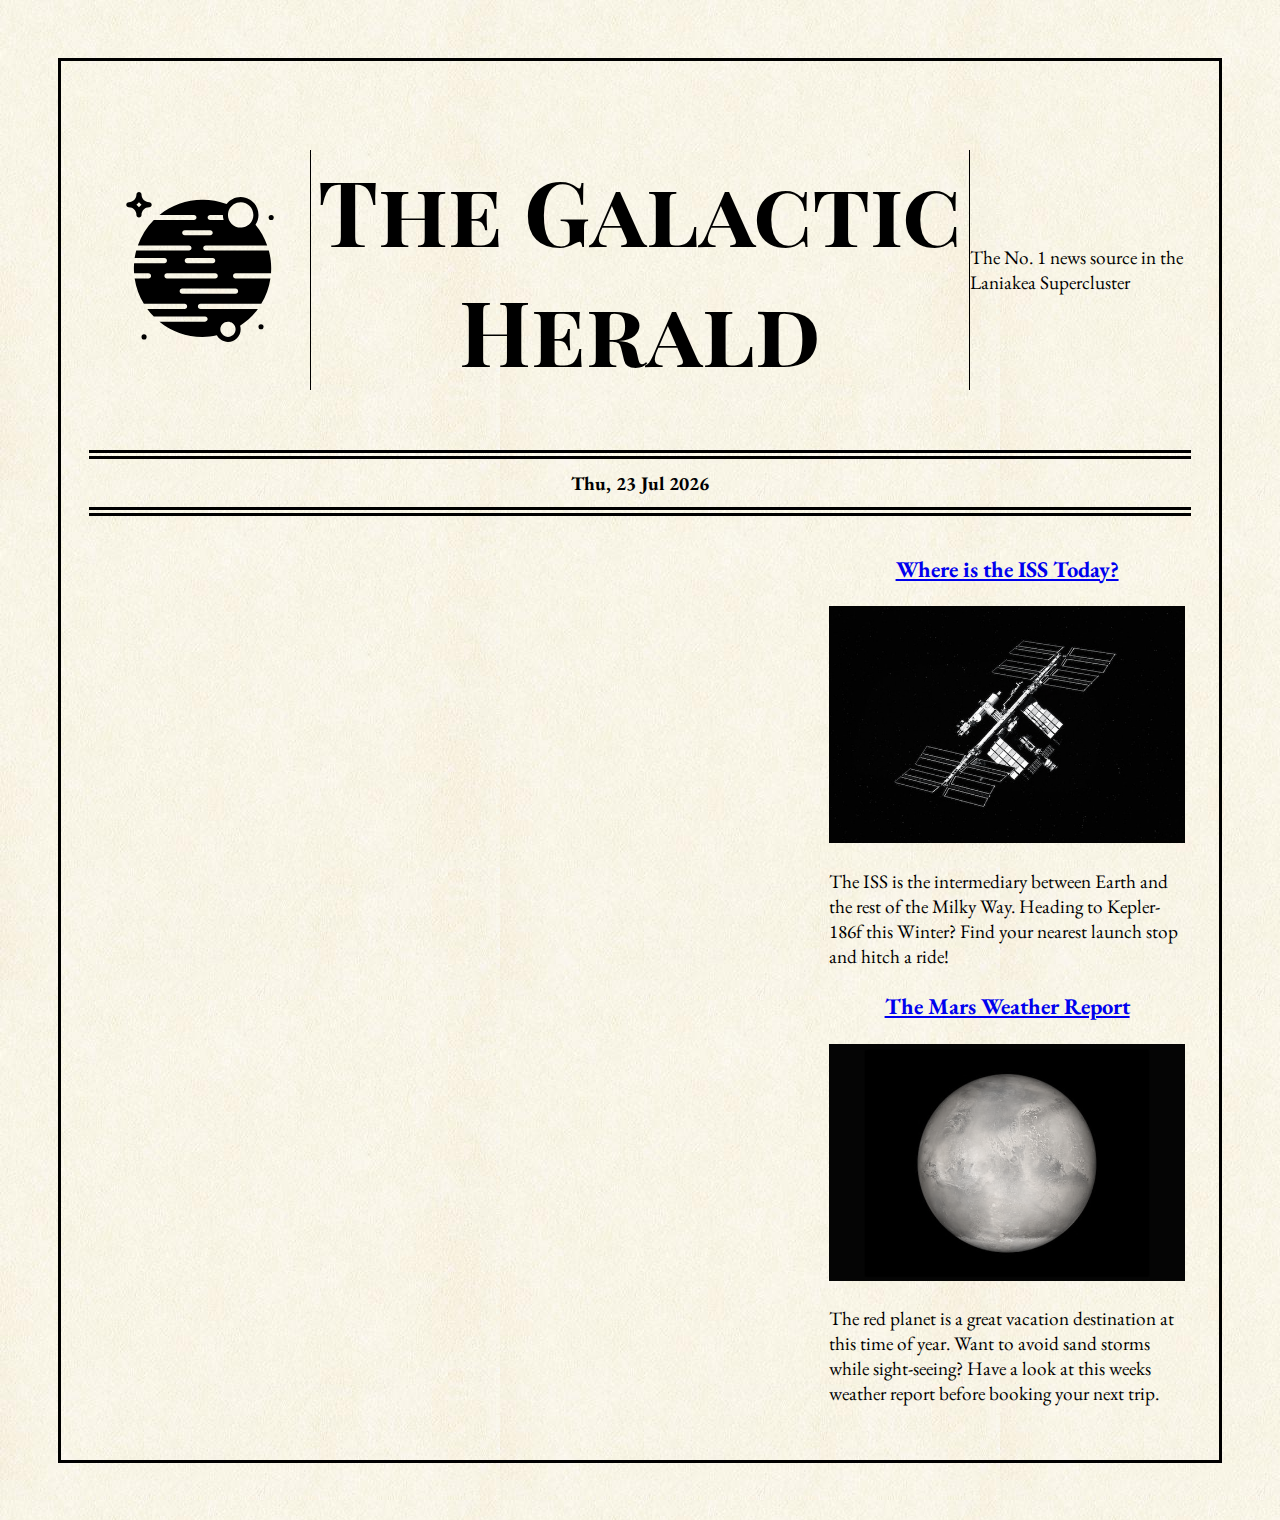
<file: index.html>
<!DOCTYPE html>
<html lang="en">
  <head>
    <meta charset="UTF-8" />
    <meta name="viewport" content="width=device-width, initial-scale=1.0" />
    <meta http-equiv="X-UA-Compatible" content="ie=edge" />
    <title>The Galactic Herald</title>
    <link rel="shortcut icon" href="/images/icon.png" type="image/png">
    <link rel="stylesheet" href="style.css" />
  </head>

  <body>
    <main>
      <header>
        <div id="logo">
          <?xml version="1.0" encoding="iso-8859-1"?>
          <!-- Generator: Adobe Illustrator 19.0.0, SVG Export Plug-In . SVG Version: 6.00 Build 0)  -->
          <svg
            version="1.1"
            id="Layer_1"
            xmlns="http://www.w3.org/2000/svg"
            xmlns:xlink="http://www.w3.org/1999/xlink"
            x="0px"
            y="0px"
            viewBox="0 0 511.999 511.999"
            style="enable-background: new 0 0 511.999 511.999"
            xml:space="preserve"
          >
            <g>
              <g>
                <g>
                  <circle cx="464.271" cy="459.931" r="8.678" />
                  <circle cx="498.983" cy="86.779" r="8.678" />
                  <circle cx="65.084" cy="494.643" r="8.678" />
                  <path
                    d="M39.05,78.102c0,4.79,3.879,8.678,8.678,8.678s8.678-3.888,8.678-8.678c0-14.353,11.681-26.034,26.034-26.034
                    c4.799,0,8.678-3.888,8.678-8.678s-3.879-8.678-8.678-8.678c-14.353,0-26.034-11.681-26.034-26.034
                    c0-4.79-3.879-8.678-8.678-8.678S39.05,3.888,39.05,8.678c0,14.353-11.681,26.034-26.034,26.034
                    c-4.799,0-8.678,3.888-8.678,8.678s3.879,8.678,8.678,8.678C27.37,52.068,39.05,63.748,39.05,78.102z M47.728,34.686
                    c2.473,3.289,5.406,6.231,8.704,8.704c-3.298,2.473-6.231,5.406-8.704,8.704c-2.473-3.298-5.406-6.231-8.704-8.704
                    C42.322,40.917,45.255,37.975,47.728,34.686z"
                  />
                  <path
                    d="M275.638,199.592c-4.799,0-8.678-3.888-8.678-8.678c0-4.79,3.879-8.678,8.678-8.678h209.764
                    c-9.042-25.513-22.563-49.352-39.988-70.543c6.422-9.633,10.179-21.174,10.179-33.592c0-33.497-27.257-60.746-60.746-60.746
                    c-19.508,0-36.855,9.285-47.972,23.621c-26.312-9.876-53.916-14.943-82.198-14.943c-55.652,0-106.808,19.534-147.04,52.068
                    h117.734c4.799,0,8.678,3.888,8.678,8.678s-3.879,8.678-8.678,8.678H98.39c-24.107,24.316-42.913,53.873-54.584,86.78h174.54
                    c4.799,0,8.678,3.888,8.678,8.678c0,4.79-3.879,8.678-8.678,8.678H38.408c-2.291,8.504-4.131,17.182-5.45,26.034h101.55
                    c4.799,0,8.678,3.888,8.678,8.678c0,4.79-3.879,8.678-8.678,8.678H31.084c-0.425,5.736-0.712,11.516-0.712,17.356
                    c0,5.84,0.286,11.62,0.712,17.356h49.074c4.799,0,8.678,3.888,8.678,8.678s-3.879,8.678-8.678,8.678H32.958
                    c4.677,31.371,15.586,60.737,31.44,86.78h139.03c4.799,0,8.678,3.888,8.678,8.678s-3.879,8.678-8.678,8.678H76.088
                    c6.804,9.216,14.258,17.92,22.302,26.034h174.965c4.799,0,8.678,3.888,8.678,8.678s-3.879,8.678-8.678,8.678H117.638
                    c40.231,32.534,91.388,52.068,147.04,52.068c16.401,0,32.811-1.84,48.918-5.276c7.394,13.416,21.495,22.632,37.862,22.632
                    c23.925,0,43.39-19.465,43.39-43.39c0-4.33-0.833-8.435-2.022-12.392c23.899-15.638,44.457-34.877,60.798-57.032H257.518
                    c-4.799,0-8.678-3.888-8.678-8.678s3.879-8.678,8.678-8.678h207.62c15.967-26.303,26.641-55.687,31.215-86.78H377.491
                    c-4.799,0-8.678-3.888-8.678-8.678s3.879-8.678,8.678-8.678h120.806c0.417-5.745,0.686-11.524,0.686-17.356
                    c0-20.68-2.803-41.073-8.096-60.746H275.638z M352.221,70.516c0.139-0.772,0.295-1.545,0.477-2.308
                    c0.46-1.935,1.05-3.818,1.762-5.641c0.338-0.885,0.712-1.762,1.111-2.621c6.899-14.857,21.851-25.236,39.276-25.236
                    c23.925,0,43.39,19.465,43.39,43.39c0,11.655-4.669,22.198-12.175,30c-0.312,0.33-0.616,0.668-0.937,0.989
                    c-1.684,1.649-3.523,3.141-5.458,4.504c-0.399,0.278-0.807,0.555-1.224,0.824c-1.987,1.293-4.07,2.438-6.257,3.402
                    c-0.408,0.182-0.824,0.33-1.241,0.495c-2.282,0.92-4.651,1.692-7.116,2.213c-0.269,0.061-0.547,0.087-0.824,0.139
                    c-2.647,0.503-5.363,0.824-8.157,0.824c-23.925,0-43.39-19.465-43.39-43.39C351.457,75.506,351.787,72.989,352.221,70.516z
                     M351.457,442.575c1.571,0,3.098,0.2,4.591,0.46c0.469,0.087,0.929,0.191,1.388,0.304c1.076,0.252,2.109,0.59,3.124,0.963
                    c0.581,0.226,1.163,0.443,1.727,0.703c0.998,0.46,1.961,0.989,2.89,1.571c0.755,0.477,1.475,1.007,2.178,1.562
                    c0.295,0.234,0.581,0.477,0.868,0.72c2.543,2.195,4.712,4.877,6.309,8.01l1.041,2.039c1.215,3.003,1.918,6.266,1.918,9.702
                    c0,14.353-11.681,26.034-26.034,26.034c-10.622,0-19.751-6.413-23.795-15.56l-0.781-2.369c-0.469-1.423-0.807-2.76-1.05-4.044
                    c-0.208-1.336-0.408-2.673-0.408-4.061C325.423,454.256,337.104,442.575,351.457,442.575z M290.711,78.101h43.39
                    c0,6.031,0.911,11.854,2.56,17.356h-45.95c-4.799,0-8.678-3.888-8.678-8.678S285.913,78.101,290.711,78.101z M203.932,147.525
                    c-4.799,0-8.678-3.888-8.678-8.678c0-4.79,3.879-8.678,8.678-8.678h86.78c4.799,0,8.678,3.888,8.678,8.678
                    c0,4.79-3.879,8.678-8.678,8.678H203.932z M212.61,225.626h86.78c4.799,0,8.678,3.888,8.678,8.678
                    c0,4.79-3.879,8.678-8.678,8.678h-86.78c-4.799,0-8.678-3.888-8.678-8.678C203.932,229.514,207.811,225.626,212.61,225.626z
                     M134.508,286.372c0-4.79,3.879-8.678,8.678-8.678h164.881c4.799,0,8.678,3.888,8.678,8.678s-3.879,8.678-8.678,8.678H143.186
                    C138.387,295.05,134.508,291.162,134.508,286.372z M377.491,329.762c4.799,0,8.678,3.888,8.678,8.678s-3.879,8.678-8.678,8.678
                    H195.254c-4.799,0-8.678-3.888-8.678-8.678s3.879-8.678,8.678-8.678H377.491z"
                  />
                </g>
              </g>
            </g>
            <g></g>
            <g></g>
            <g></g>
            <g></g>
            <g></g>
            <g></g>
            <g></g>
            <g></g>
            <g></g>
            <g></g>
            <g></g>
            <g></g>
            <g></g>
            <g></g>
            <g></g>
          </svg>
        </div>
        <h1>The Galactic Herald</h1>
        <div id="price">
          <p>The No. 1 news source in the Laniakea Supercluster</p>
        </div>
      </header>

      <section>
        <h4 id="current__date"></h4>
        <article id="apod">
          <h2 id="apod__title"></h2>
          <div id="apod__img"></div>
          <p id="apod__desc"></p>
        </article>

        <article id="articles">
          <div id="iss">
            <h3><a href="news.html#iss-status">Where is the ISS Today?</a></h3>
            <img
              id="iss-img"
              src="images/ISS.jpg"
              alt="The International Space Station"
            />
            <p>
              The ISS is the intermediary between Earth and the rest of the
              Milky Way. Heading to Kepler-186f this Winter? Find your nearest
              launch stop and hitch a ride!
            </p>
          </div>
          <div id="weather">
            <h3><a href="news.html#mars-report">The Mars Weather Report</a></h3>
            <img id="mars-img" src="images/mars.jpg" alt="The planet Mars" />
            <p>
              The red planet is a great vacation destination at this time of
              year. Want to avoid sand storms while sight-seeing? Have a look at
              this weeks weather report before booking your next trip.
            </p>
          </div>
        </article>
      </section>
    </main>

    <script src="index.js"></script>
  </body>
</html>
</file>
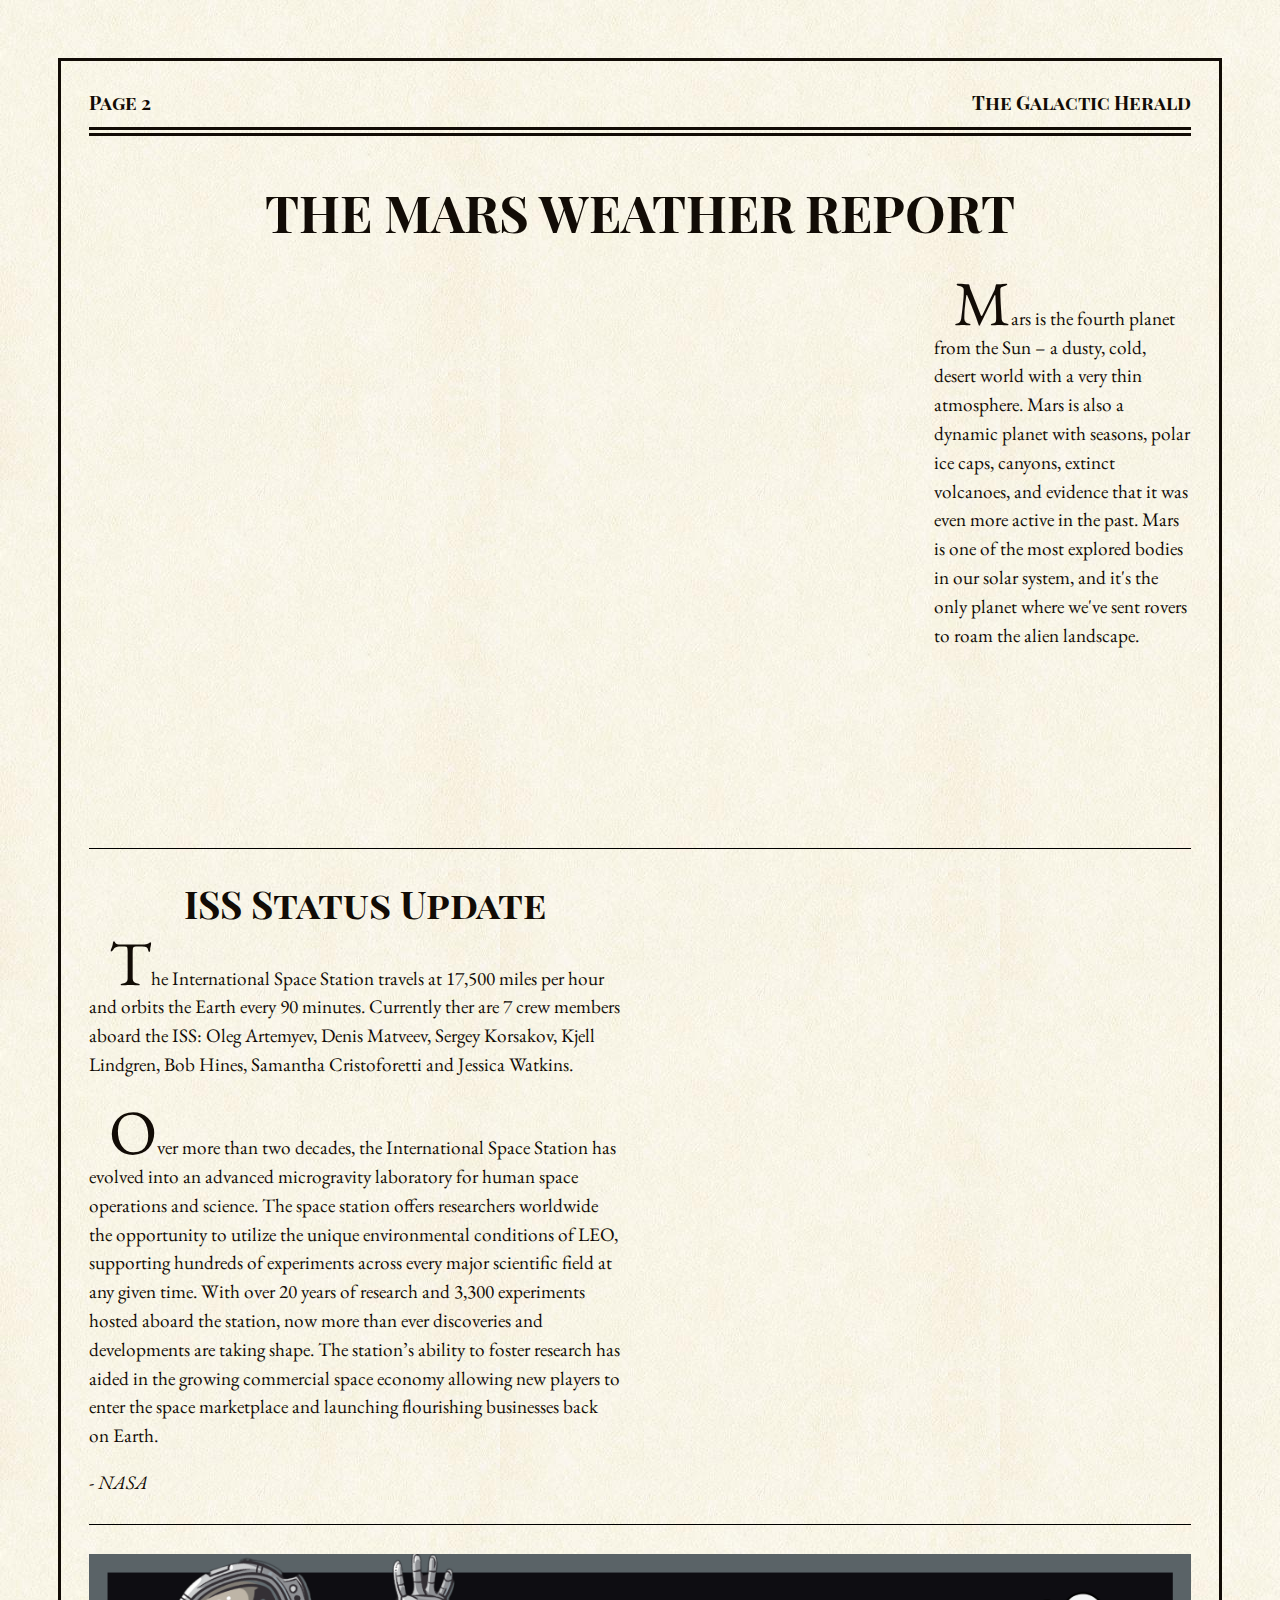
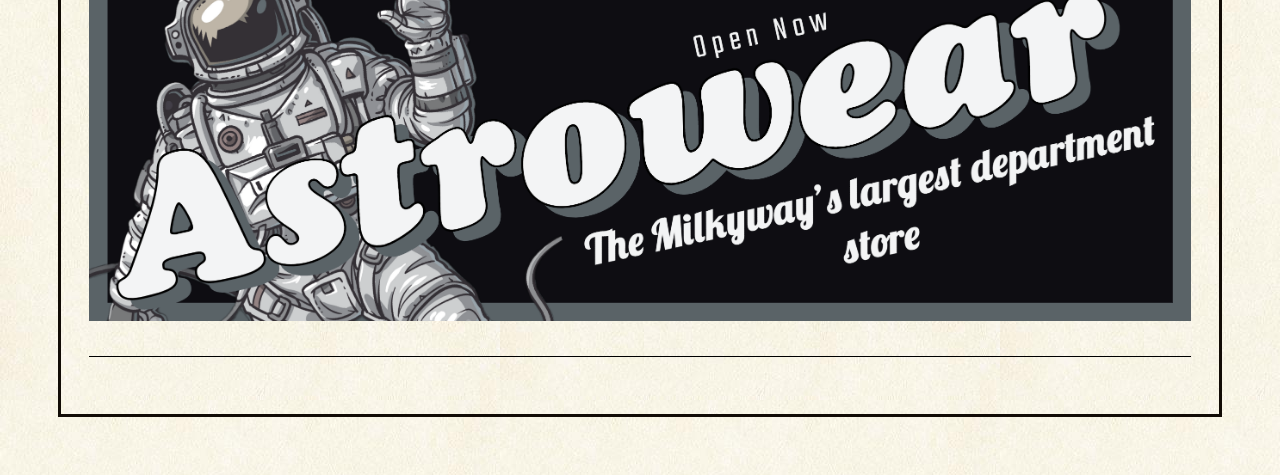
<file: news.html>
<!DOCTYPE html>
<html lang="en">
  <head>
    <meta charset="UTF-8" />
    <meta name="viewport" content="width=device-width, initial-scale=1.0" />
    <meta http-equiv="X-UA-Compatible" content="ie=edge" />
    <title>The Galactic Herald</title>
    <link rel="shortcut icon" href="/images/icon.png" type="image/png" />
    <link rel="stylesheet" href="news.css" />
  </head>

  <body>
    <main>
      <header>
        <h4 id="page">Page 2</h4>
        <h4 id="name"><a href="index.html">The Galactic Herald</a></h4>
      </header>
      <section>
        <article id="mars-report">
          <h2>THE MARS WEATHER REPORT</h2>
          <iframe
            src="https://mars.nasa.gov/layout/embed/image/mslweather/"
            title="Weekly weather data for the planet Mars"
            width="800"
            height="530"
            scrolling="no"
            frameborder="0"
          ></iframe>
          <p>
            Mars is the fourth planet from the Sun – a dusty, cold, desert world
            with a very thin atmosphere. Mars is also a dynamic planet with
            seasons, polar ice caps, canyons, extinct volcanoes, and evidence
            that it was even more active in the past. Mars is one of the most
            explored bodies in our solar system, and it's the only planet where
            we've sent rovers to roam the alien landscape.
          </p>
        </article>

        <article id="iss-status">
          <div id="iss-text">
            <h3>ISS Status Update</h3>
            <p id="crew">
              The International Space Station travels at 17,500 miles per hour
              and orbits the Earth every 90 minutes. Currently ther are 7 crew
              members aboard the ISS: Oleg Artemyev, Denis Matveev, Sergey
              Korsakov, Kjell Lindgren, Bob Hines, Samantha Cristoforetti and
              Jessica Watkins.
            </p>
            <blockquote>
              <p>
                Over more than two decades, the International Space Station has
                evolved into an advanced microgravity laboratory for human space
                operations and science. The space station offers researchers
                worldwide the opportunity to utilize the unique environmental
                conditions of LEO, supporting hundreds of experiments across
                every major scientific field at any given time. With over 20
                years of research and 3,300 experiments hosted aboard the
                station, now more than ever discoveries and developments are
                taking shape. The station’s ability to foster research has aided
                in the growing commercial space economy allowing new players to
                enter the space marketplace and launching flourishing businesses
                back on Earth.
              </p>
              <cite>- NASA</cite>
            </blockquote>
          </div>
          <div id="iss-map"></div>
        </article>

        <article id="ads">
          <img src="/images/astrowear.png" />
        </article>
      </section>
    </main>

    <script src="news.js"></script>
  </body>
</html>
</file>
<file: style.css>
@import url("https://fonts.googleapis.com/css2?family=EB+Garamond&family=Playfair+Display+SC:wght@900&display=swap");
* {
  box-sizing: border-box;
}

body {
  margin: 0;
  padding: 3em;
  background-image: url("paper.jpg");
  font-family: "EB Garamond", serif;
  text-align: center;
  font-size: 1.2em;
}
body p {
  text-align: left;
}
@media (max-width: 768px) {
  body {
    padding: 0.5em;
  }
  body main {
    padding: 0.3em;
  }
}
body main {
  padding: 1.5em;
  border: solid 3px;
}
body header {
  display: grid;
  grid-template-columns: 1fr 3fr 1fr;
  align-items: center;
}
body header #logo svg {
  max-width: 150px;
}
body header h1 {
  font-size: 10vmin;
  font-family: "Playfair Display SC", serif;
  font-weight: bolder;
  border-left: 1px solid;
  border-right: 1px solid;
}
@media (max-width: 768px) {
  body header {
    display: block;
  }
  body header h1 {
    width: 100%;
    border: none;
    font-size: 8vmin;
  }
  body header #logo, body header #price {
    display: none;
  }
}
body section {
  display: grid;
  grid-template-columns: 1fr 1fr 1fr;
}
@media (max-width: 768px) {
  body section {
    display: flex;
    flex-direction: column;
  }
  body section #apod {
    border-bottom: solid 1px;
  }
  body section #articles {
    display: flex;
    border: none;
  }
  body section #articles div {
    height: 100%;
    padding: 0.8em;
  }
  body section #articles div img {
    aspect-ratio: 1/0.75;
  }
}
@media (max-width: 400px) {
  body section #articles {
    flex-direction: column;
  }
}
body section h4 {
  grid-column: 1/4;
  width: 100%;
  margin: 0;
  margin-bottom: 0.5em;
  padding-top: 0.6em;
  padding-bottom: 0.6em;
  text-align: center;
  border-top: 0.5em double;
  border-bottom: 0.5em double;
}
body section article {
  padding: 0.3em;
}
body section #apod {
  grid-column: 1/3;
  height: -webkit-max-content;
  height: -moz-max-content;
  height: max-content;
}
body section #apod h2 {
  font-size: 3.5vmax;
}
body section #apod #apod__img {
  min-height: 60vh;
  background-size: cover;
  background-repeat: no-repeat;
  filter: grayscale(85%);
  transition: 0.3s;
}
body section #apod #apod__img:hover {
  filter: grayscale(0%);
}
body section #articles img {
  width: 100%;
  filter: grayscale(85%);
  transition: 0.3s;
}
body section #articles img:hover {
  filter: grayscale(0%);
}/*# sourceMappingURL=style.css.map */
</file>
<file: news.css>
@import url("https://fonts.googleapis.com/css2?family=EB+Garamond&family=Playfair+Display+SC:wght@900&display=swap");
@import url("https://fonts.googleapis.com/css2?family=EB+Garamond&family=Monoton&family=Playfair+Display+SC:wght@700&display=swap");
* {
  box-sizing: border-box;
}

body {
  margin: 0;
  padding: 3em;
  background-image: url("images/paper.jpg");
  color: #120C06;
  font-family: "EB Garamond", serif;
  text-align: center;
  font-size: 1.2em;
}
body p {
  text-align: left;
}
@media (max-width: 768px) {
  body {
    padding: 0.5em;
  }
  body main {
    padding: 0.3em;
  }
}
body main {
  padding: 1.5em;
  border: solid 3px;
}
body header {
  display: grid;
  grid-template-columns: 1fr 3fr 1fr;
  align-items: center;
}
body header #logo svg {
  max-width: 150px;
}
body header h1 {
  font-size: 10vmin;
  font-family: "Playfair Display SC", serif;
  font-weight: bolder;
}
body header p {
  padding: 1em;
  font-size: 1.5em;
  text-align: center;
  font-weight: bold;
  color: #F2EFE4;
  border: 0.5em double #F2EFE4;
  background-color: #120C06;
}
@media (max-width: 768px) {
  body header {
    display: block;
  }
  body header h1 {
    width: 100%;
    border: none;
    font-size: 8vmin;
  }
  body header #logo, body header #price {
    display: none;
  }
}
body section {
  display: grid;
  grid-template-columns: 1fr 1fr 1fr;
}
@media (max-width: 768px) {
  body section {
    display: flex;
    flex-direction: column;
  }
  body section #apod {
    border-bottom: solid 1px;
  }
  body section #articles {
    display: flex;
    border: none;
  }
  body section #articles div {
    height: 100%;
    padding: 0.8em;
  }
  body section #articles div img {
    aspect-ratio: 1/0.75;
  }
}
@media (max-width: 400px) {
  body section #articles {
    flex-direction: column;
  }
}
body section h4 {
  grid-column: 1/4;
  width: 100%;
  margin: 0;
  margin-bottom: 0.5em;
  padding-top: 0.6em;
  padding-bottom: 0.6em;
  text-align: center;
  border-top: 0.5em double;
  border-bottom: 0.5em double;
}
body section #apod {
  grid-column: 1/3;
  height: -webkit-max-content;
  height: -moz-max-content;
  height: max-content;
}
body section #apod h2 {
  font-size: 4vmax;
  font-family: "Playfair Display SC", serif;
}
body section #apod #apod__desc {
  font-size: 3.5vmin;
  line-height: 1.5em;
}
body section #apod #apod__desc::first-letter {
  font-size: 7vmin;
}
body section #apod #apod__img {
  filter: grayscale(85%);
  transition: 0.3s;
}
body section #apod #apod__img img {
  width: 100%;
  min-height: 60vh;
  background-size: cover;
  background-repeat: no-repeat;
}
body section #apod #apod__img:hover {
  filter: grayscale(0%);
}
@media (min-width: 789px) {
  body section #apod {
    padding-right: 2.5em;
  }
}
body section #articles h3 {
  font-family: "Playfair Display SC", serif;
  font-size: 3.5vmin;
}
body section #articles h3 a, body section #articles h3:visited {
  color: #120C06;
  text-decoration: none;
  transition: 0.3s;
}
body section #articles h3 a:hover, body section #articles h3 a:focus, body section #articles h3 a:active, body section #articles h3 a:visited:hover, body section #articles h3:visited:hover, body section #articles h3:visited:focus, body section #articles h3:visited:active, body section #articles h3:visited:visited:hover {
  color: #0E268C;
  -webkit-text-decoration-line: underline;
          text-decoration-line: underline;
}
body section #articles img {
  width: 100%;
  height: 50%;
  filter: grayscale(85%);
  transition: 0.3s;
}
body section #articles img:hover {
  filter: grayscale(0%);
}
body section #articles p {
  font-size: 3vmin;
}
@media (min-width: 789px) {
  body section #articles {
    border-left: 1px solid;
    padding: 2.5em;
  }
  body section #articles #iss {
    border-bottom: 1px solid;
  }
}

main header {
  display: flex;
  justify-content: space-between;
}
main header #page {
  text-align: left;
}
main header #name {
  text-align: right;
}
main header #name a, main header #name:visited {
  color: #120C06;
  text-decoration: none;
  transition: 0.3s;
}
main header #name a:hover, main header #name a:focus, main header #name a:active, main header #name a:visited:hover, main header #name:visited:hover, main header #name:visited:focus, main header #name:visited:active, main header #name:visited:visited:hover {
  color: #0E268C;
  -webkit-text-decoration-line: underline;
          text-decoration-line: underline;
}
main header h4 {
  width: 100%;
  margin: 0;
  padding-bottom: 0.6em;
  font-family: "Playfair Display SC", serif;
  border-bottom: 0.5em double;
}

section {
  display: grid;
  grid-template-columns: repeat(4, 1fr);
}
section p {
  text-indent: 1em;
}
section p::first-letter {
  font-size: 7vmin;
}
@media (min-width: 1020px) {
  section article {
    margin-bottom: 1.5em;
    padding-bottom: 1.5em;
    border-bottom: solid black 1px;
  }
  section article p {
    font-size: 1.5vmax;
    line-height: 1.5em;
  }
  section #mars-report p {
    padding-left: 1em;
  }
  section #iss-status p {
    padding-right: 1em;
  }
}
@media (max-width: 1019px) {
  section article {
    padding-bottom: 1em;
    margin-bottom: 1em;
    border-bottom: 1px solid;
  }
}
section #mars-report, section #iss-status, section #ads {
  grid-column: 1/5;
}
section #mars-report {
  display: grid;
  grid-template-columns: repeat(4, 1fr);
}
section #mars-report h2 {
  grid-column: 1/5;
  font-size: 4vmax;
  font-family: "Playfair Display SC", serif;
}
section #mars-report iframe {
  grid-column: 1/4;
  width: 100%;
  filter: grayscale(85%);
  transition: 0.3s;
}
section #mars-report iframe:hover {
  filter: grayscale(0%);
}
@media (max-width: 1020px) {
  section #mars-report iframe {
    grid-column: 1/5;
    width: 100%;
  }
}
section #mars-report p {
  margin-top: 0;
}
@media (max-width: 1020px) {
  section #mars-report p {
    grid-column: 1/5;
    width: 100%;
  }
}
section #iss-status {
  display: grid;
  grid-template-columns: 1fr 1fr;
}
section #iss-status div {
  display: flex;
  flex-direction: column;
  padding: 0;
}
section #iss-status div h3 {
  margin: 0;
  font-size: 3vmax;
  font-family: "Playfair Display SC", serif;
}
section #iss-status iframe {
  width: 100%;
  min-height: 75vh;
  filter: grayscale(85%);
  transition: 0.3s;
}
section #iss-status iframe:hover {
  filter: grayscale(0%);
}
section #iss-status blockquote {
  margin: 0;
  text-align: left;
}
@media (max-width: 1020px) {
  section #iss-status div, section #iss-status #iss-map {
    grid-column: 1/5;
    width: 100%;
  }
}
section #ads img {
  width: 100%;
  filter: grayscale(85%);
  transition: 0.3s;
}
section #ads img:hover {
  filter: grayscale(0%);
}/*# sourceMappingURL=news.css.map */
</file>
